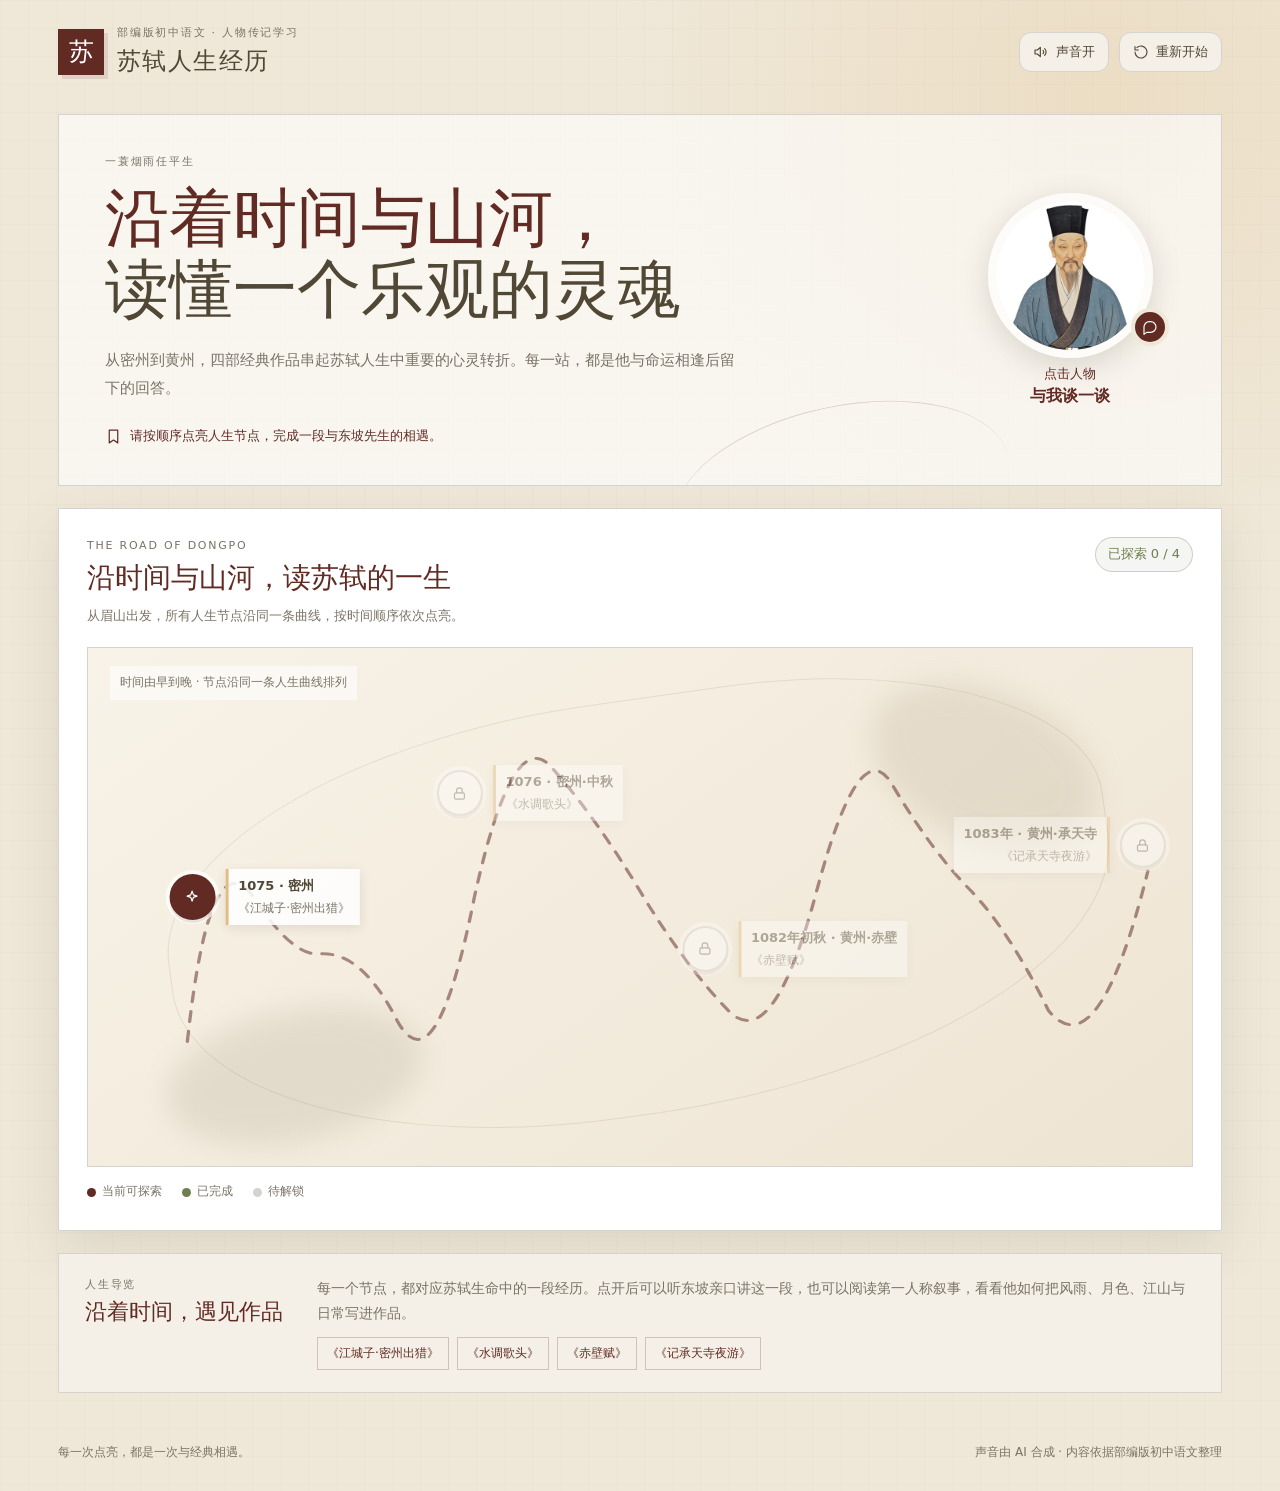
<file: index.html>
﻿<!doctype html>
<html lang="zh-CN">
<head>
<meta charset="utf-8">
<meta name="viewport" content="width=device-width, initial-scale=1">
<title>苏轼人生经历 · 时间轴对话课</title>
<meta name="description" content="部编版初中语文人物传记学习：沿时间与山河，点亮四个节点，听东坡讲他的密州与黄州。">
<meta name="theme-color" content="#EFE8D9">
<link rel="stylesheet" href="styles.css">
</head>
<body>
<div class="app-shell">

  <header class="topbar">
    <div class="brand">
      <span class="brand-mark" aria-hidden="true">苏</span>
      <div>
        <span class="eyebrow">部编版初中语文 · 人物传记学习</span>
        <h1>苏轼人生经历</h1>
      </div>
    </div>
    <div class="top-actions">
      <button class="ghost-btn" id="btnMute" type="button" aria-pressed="false">
        <svg viewBox="0 0 24 24" class="ico on" aria-hidden="true"><path d="M11 5 6.5 9H3v6h3.5L11 19V5Z"/><path d="M15 9.5a3.5 3.5 0 0 1 0 5"/><path d="M17.5 7a7 7 0 0 1 0 10"/></svg>
        <svg viewBox="0 0 24 24" class="ico off" aria-hidden="true"><path d="M11 5 6.5 9H3v6h3.5L11 19V5Z"/><path d="m16 9 4 6M20 9l-4 6"/></svg>
        <span id="muteLabel">声音开</span>
      </button>
      <button class="ghost-btn" id="btnReset" type="button">
        <svg viewBox="0 0 24 24" class="ico" aria-hidden="true"><path d="M3 12a9 9 0 1 0 3-6.7"/><path d="M3 4v5h5"/></svg>
        <span>重新开始</span>
      </button>
    </div>
  </header>

  <main class="main-wrap">

    <section class="hero">
      <div class="hero-copy">
        <span class="eyebrow">一蓑烟雨任平生</span>
        <h2>沿着时间与山河，<br><em>读懂一个乐观的灵魂</em></h2>
        <p>从密州到黄州，四部经典作品串起苏轼人生中重要的心灵转折。每一站，都是他与命运相逢后留下的回答。</p>
        <div class="hero-rule">
          <svg viewBox="0 0 24 24" aria-hidden="true"><path d="M6 3h12v18l-6-4-6 4V3Z"/></svg>
          <span>请按顺序点亮人生节点，完成一段与东坡先生的相遇。</span>
        </div>
      </div>
      <button class="su-avatar-btn" id="btnChat" type="button" aria-label="与苏轼对话">
        <img src="assets/portrait.jpg" alt="苏轼人物画像">
        <span>点击人物<br><b>与我谈一谈</b></span>
        <i aria-hidden="true">
          <svg viewBox="0 0 24 24"><path d="M21 12a8 8 0 0 1-8 8H7l-4 3V12a8 8 0 0 1 8-8h2a8 8 0 0 1 8 8Z"/></svg>
        </i>
      </button>
    </section>

    <section class="timeline-card">
      <div class="section-heading">
        <div>
          <span class="eyebrow">THE ROAD OF DONGPO</span>
          <h2>沿时间与山河，读苏轼的一生</h2>
          <p class="section-subtitle">从眉山出发，所有人生节点沿同一条曲线，按时间顺序依次点亮。</p>
        </div>
        <span class="progress-pill" id="pill">已探索 0 / 4</span>
      </div>

      <div class="map-stage" id="mapStage">
        <div class="map-wash wash-one" aria-hidden="true"></div>
        <div class="map-wash wash-two" aria-hidden="true"></div>
        <div class="direction-note">时间由早到晚 · 节点沿同一条人生曲线排列</div>
        <svg class="curved-route" viewBox="0 0 1000 520" preserveAspectRatio="none" aria-hidden="true">
          <path d="M90 395 Q110 190 150 250 Q185 310 210 307 Q248 304 280 374 Q315 445 350 250 Q385 75 420 120 Q460 170 500 244 Q540 318 580 364 Q620 410 660 244 Q700 78 730 140 Q765 205 800 244 Q835 285 870 364 Q915 425 960 224"/>
        </svg>
        <div id="nodes"></div>
      </div>

      <div class="timeline-legend">
        <span><i class="legend-dot active"></i>当前可探索</span>
        <span><i class="legend-dot done"></i>已完成</span>
        <span><i class="legend-dot locked"></i>待解锁</span>
      </div>
    </section>

    <section class="study-tip">
      <div>
        <span class="eyebrow">人生导览</span>
        <h3>沿着时间，遇见作品</h3>
      </div>
      <p>每一个节点，都对应苏轼生命中的一段经历。点开后可以听东坡亲口讲这一段，也可以阅读第一人称叙事，看看他如何把风雨、月色、江山与日常写进作品。</p>
      <div class="work-tags">
        <span>《江城子·密州出猎》</span>
        <span>《水调歌头》</span>
        <span>《赤壁赋》</span>
        <span>《记承天寺夜游》</span>
      </div>
    </section>

    <section class="life-summary" id="summary" hidden>
      <div class="summary-art">
        <img src="assets/portrait.jpg" alt="苏轼人物画像">
        <span class="summary-stamp">东坡</span>
      </div>
      <div class="summary-copy">
        <span class="eyebrow">走完这四站</span>
        <h2 id="summaryTitle">他是什么样的人？</h2>
        <div class="summary-points" id="summaryPoints"></div>
        <div class="summary-quote">
          <svg viewBox="0 0 24 24" aria-hidden="true"><path d="M4 5h16v10H8l-4 4V5Z"/></svg>
          <span>回首向来萧瑟处，归去，也无风雨也无晴。</span>
        </div>
      </div>
    </section>
  </main>

  <footer class="footer-note">
    <span>每一次点亮，都是一次与经典相遇。</span>
    <span>声音由 AI 合成 · 内容依据部编版初中语文整理</span>
  </footer>
</div>

<!-- 叙事弹窗 -->
<div class="modal-backdrop" id="storyModal" hidden>
  <div class="story-modal" role="dialog" aria-modal="true" aria-labelledby="storyTitle">
    <button class="icon-btn close-btn" id="storyClose" type="button" aria-label="关闭">
      <svg viewBox="0 0 24 24" aria-hidden="true"><path d="m6 6 12 12M18 6 6 18"/></svg>
    </button>
    <div class="story-art">
      <img src="assets/portrait.jpg" alt="苏轼人物画像">
      <span class="portrait-seal">东坡</span>
    </div>
    <div class="story-body">
      <span class="eyebrow" id="storyEyebrow"></span>
      <h2 id="storyTitle"></h2>
      <div class="story-meta" id="storyMeta"></div>
      <p class="first-person" id="storyText"></p>

      <div class="audio-row">
        <button class="play-btn" id="storyPlay" type="button" aria-label="播放东坡讲述">
          <svg class="ico play" viewBox="0 0 24 24" aria-hidden="true"><path d="M8 5v14l11-7z"/></svg>
          <svg class="ico pause" viewBox="0 0 24 24" aria-hidden="true"><path d="M8 5h3v14H8zM14 5h3v14h-3z"/></svg>
        </button>
        <div class="audio-bar" id="storyBar" role="slider" tabindex="0" aria-label="语音进度" aria-valuemin="0" aria-valuemax="100" aria-valuenow="0"><i id="storyFill"></i></div>
        <span class="audio-time" id="storyTime">0:00</span>
        <span class="audio-hint">听东坡讲这一段</span>
      </div>

      <div class="value-box">
        <span>情感态度与价值观</span>
        <p id="storyValue"></p>
      </div>
      <button class="primary-btn" id="storyNext" type="button">读完这一站，继续向前 <span aria-hidden="true">→</span></button>
    </div>
  </div>
</div>

<!-- 对话弹窗 -->
<div class="modal-backdrop" id="chatModal" hidden>
  <div class="chat-panel" role="dialog" aria-modal="true" aria-labelledby="chatTitle">
    <div class="chat-head">
      <div class="chat-person">
        <img src="assets/portrait.jpg" alt="苏轼人物画像">
        <div>
          <span class="eyebrow">东坡智能对话</span>
          <h2 id="chatTitle">与苏轼谈一谈</h2>
        </div>
      </div>
      <button class="icon-btn" id="chatClose" type="button" aria-label="关闭">
        <svg viewBox="0 0 24 24" aria-hidden="true"><path d="m6 6 12 12M18 6 6 18"/></svg>
      </button>
    </div>

    <div class="quick-prompts" id="quickPrompts"></div>

    <div class="chat-messages" id="chatLog" aria-live="polite"></div>

    <form class="chat-input" id="chatForm" autocomplete="off">
      <input id="chatInput" type="text" maxlength="60" placeholder="输入你想问苏轼的问题" aria-label="输入问题">
      <button class="primary-btn send-btn" type="submit">
        <svg viewBox="0 0 24 24" aria-hidden="true"><path d="m3 11 18-8-8 18-2-8-8-2Z"/></svg>
        <span>发送</span>
      </button>
    </form>
    <p class="chat-note">回答由预置文本合成，语音由 AI 生成；情绪困扰请及时寻求老师、家长或朋友帮助。</p>
  </div>
</div>

<audio id="fxAudio" preload="auto" hidden></audio>
<script src="data.js"></script>
<script src="app.js"></script>
</body>
</html>
</file>
<file: styles.css>
﻿/* =========================================================
   苏轼人生经历 · 时间轴对话课
   纸本 / 赭红 / 金线
   ========================================================= */

:root {
  --canvas: #EFE8D9;
  --surface: #FFFFFF;
  --surface-alt: #F4F0E7;
  --ink: #504735;
  --ink-muted: #7A7365;
  --primary: #612B24;
  --primary-deep: #5C3329;
  --highlight: #E3BC83;
  --attention: #C5533C;
  --positive: #6F7F52;
  --border: #D5D3CF;
  --shadow: 0 18px 50px rgba(80, 71, 53, .12);
  --serif: Georgia, "Songti SC", "SimSun", serif;
  --sans: ui-sans-serif, system-ui, -apple-system, "Noto Sans SC", "Microsoft YaHei", sans-serif;
}

* { box-sizing: border-box; }

body {
  margin: 0;
  background: var(--canvas);
  color: var(--ink);
  font-family: var(--sans);
  line-height: 1.6;
  -webkit-font-smoothing: antialiased;
}

h1, h2, h3, p { margin: 0; }
button { font: inherit; cursor: pointer; color: inherit; }
img { max-width: 100%; display: block; }
svg { width: 1em; height: 1em; fill: none; stroke: currentColor; stroke-width: 1.7; stroke-linecap: round; stroke-linejoin: round; }

.app-shell {
  min-height: 100dvh;
  background:
    radial-gradient(circle at 86% 6%, rgba(227, 188, 131, .24), transparent 28%),
    linear-gradient(rgba(97, 43, 36, .025) 1px, transparent 1px),
    linear-gradient(90deg, rgba(97, 43, 36, .018) 1px, transparent 1px);
  background-size: auto, 28px 28px, 28px 28px;
  background-color: var(--canvas);
}

/* ============ 顶栏 ============ */
.topbar {
  max-width: 1220px;
  margin: auto;
  padding: 24px 28px 16px;
  display: flex;
  justify-content: space-between;
  align-items: center;
  gap: 18px;
}
.brand { display: flex; align-items: center; gap: 13px; }
.brand-mark {
  display: grid;
  place-items: center;
  width: 46px; height: 46px;
  border: 1px solid var(--primary);
  background: var(--primary);
  color: var(--surface);
  font-family: var(--serif);
  font-size: 25px;
  box-shadow: 4px 4px 0 rgba(97, 43, 36, .12);
}
.brand h1 { font-family: var(--serif); font-size: 24px; font-weight: 500; letter-spacing: .06em; }
.eyebrow {
  display: block;
  color: var(--ink-muted);
  font-size: 11px;
  letter-spacing: .16em;
  text-transform: uppercase;
}

.top-actions { display: flex; align-items: center; gap: 10px; }
.ghost-btn {
  display: inline-flex;
  align-items: center;
  gap: 7px;
  min-height: 40px;
  padding: 0 13px;
  border: 1px solid var(--border);
  border-radius: 12px;
  background: var(--surface-alt);
  color: var(--ink);
  font-size: 13px;
  transition: background-color .2s, border-color .2s, color .2s;
}
.ghost-btn:hover { border-color: var(--primary); color: var(--primary); background: #fff; }
.ghost-btn .ico { width: 16px; height: 16px; }
.ghost-btn .off { display: none; }
.ghost-btn[aria-pressed="true"] .on { display: none; }
.ghost-btn[aria-pressed="true"] .off { display: block; }
.ghost-btn[aria-pressed="true"] { color: var(--ink-muted); }

.main-wrap { max-width: 1220px; margin: auto; padding: 18px 28px 40px; }

/* ============ 首屏 ============ */
.hero {
  display: flex;
  justify-content: space-between;
  align-items: center;
  gap: 24px;
  min-height: 280px;
  padding: 38px 46px;
  background: rgba(255, 255, 255, .62);
  border: 1px solid var(--border);
  position: relative;
  overflow: hidden;
}
.hero::after {
  content: "";
  position: absolute;
  right: 18%;
  bottom: -92px;
  width: 340px; height: 170px;
  border-radius: 50%;
  border-top: 1px solid rgba(97, 43, 36, .18);
  transform: rotate(-12deg);
}
.hero-copy { max-width: 720px; position: relative; z-index: 1; }
.hero h2 {
  margin-top: 12px;
  font-family: var(--serif);
  font-weight: 500;
  font-size: clamp(34px, 5vw, 66px);
  line-height: 1.12;
  color: var(--primary);
}
.hero h2 em { font-style: normal; color: var(--ink); }
.hero-copy > p {
  max-width: 630px;
  margin-top: 20px;
  font-size: 15px;
  line-height: 1.9;
  color: var(--ink-muted);
}
.hero-rule {
  display: flex;
  align-items: center;
  gap: 8px;
  margin-top: 23px;
  color: var(--primary);
  font-size: 13px;
}
.hero-rule svg { width: 17px; height: 17px; flex: none; }

.su-avatar-btn {
  position: relative;
  z-index: 1;
  width: 210px;
  min-width: 180px;
  border: 0;
  background: transparent;
  color: var(--primary);
  text-align: center;
  transition: transform .25s;
}
.su-avatar-btn:hover { transform: translateY(-3px); }
.su-avatar-btn img {
  width: 165px; height: 165px;
  margin: 0 auto;
  object-fit: cover;
  object-position: 50% 12%;
  border-radius: 50%;
  border: 8px solid rgba(255, 255, 255, .72);
  box-shadow: 0 8px 30px rgba(80, 71, 53, .18);
}
.su-avatar-btn > span {
  display: block;
  margin-top: 7px;
  font-family: var(--serif);
  font-size: 13px;
  line-height: 1.45;
}
.su-avatar-btn b { font-size: 16px; }
.su-avatar-btn i {
  position: absolute;
  right: 6px; top: 116px;
  width: 38px; height: 38px;
  border-radius: 50%;
  display: grid;
  place-items: center;
  background: var(--primary);
  color: #fff;
  border: 4px solid var(--canvas);
  animation: bubble 2.6s ease-in-out infinite;
}
.su-avatar-btn i svg { width: 16px; height: 16px; }
@keyframes bubble {
  0%, 100% { transform: translateY(0); }
  50% { transform: translateY(-4px); }
}

/* ============ 时间轴 ============ */
.timeline-card {
  margin-top: 22px;
  padding: 28px;
  background: var(--surface);
  border: 1px solid var(--border);
  box-shadow: var(--shadow);
}
.section-heading {
  display: flex;
  justify-content: space-between;
  align-items: flex-start;
  gap: 16px;
}
.section-heading h2 {
  margin-top: 5px;
  font: 500 28px var(--serif);
  color: var(--primary);
}
.section-subtitle { margin-top: 8px; color: var(--ink-muted); font-size: 13px; line-height: 1.7; }
.progress-pill {
  white-space: nowrap;
  color: var(--positive);
  font-size: 13px;
  border: 1px solid rgba(111, 127, 82, .3);
  border-radius: 20px;
  padding: 6px 12px;
  background: rgba(111, 127, 82, .07);
}

.map-stage {
  height: 520px;
  margin-top: 20px;
  position: relative;
  overflow: hidden;
  border: 1px solid var(--border);
  background: linear-gradient(145deg, #f8f3e8, #eee4d3);
}
.map-stage::before {
  content: "";
  position: absolute;
  inset: 10% 7%;
  border: 1px solid rgba(97, 43, 36, .1);
  border-radius: 48% 38% 52% 45%;
  transform: rotate(-8deg);
}
.map-wash { position: absolute; border-radius: 50%; filter: blur(14px); opacity: .16; }
.wash-one { width: 260px; height: 130px; left: 7%; bottom: 5%; background: #8c8066; transform: rotate(-12deg); }
.wash-two { width: 240px; height: 150px; right: 8%; top: 8%; background: #9b8a6b; transform: rotate(24deg); }
.direction-note {
  position: absolute;
  top: 18px; left: 22px;
  z-index: 3;
  color: var(--ink-muted);
  font-size: 12px;
  background: rgba(255, 255, 255, .58);
  padding: 7px 10px;
}
.curved-route {
  position: absolute;
  inset: 0;
  width: 100%; height: 100%;
  pointer-events: none;
  z-index: 1;
  stroke: rgba(97, 43, 36, .52);
  stroke-width: 3;
  stroke-dasharray: 10 10;
  stroke-linecap: round;
}

.node {
  position: absolute;
  transform: translate(-50%, -50%);
  z-index: 4;
  display: flex;
  align-items: center;
  gap: 10px;
  padding: 8px;
  border: 0;
  border-radius: 16px;
  background: transparent;
  color: var(--ink);
  text-align: left;
  transition: transform .2s;
}
.node:hover:not(.locked) { transform: translate(-50%, -50%) scale(1.03); }
.node-dot {
  flex: none;
  width: 46px; height: 46px;
  display: grid;
  place-items: center;
  border-radius: 50%;
  background: var(--surface);
  border: 2px solid var(--primary);
  color: var(--primary);
  font-weight: 700;
  font-size: 14px;
  box-shadow: 0 3px 0 rgba(97, 43, 36, .12), 0 0 0 4px rgba(255, 255, 255, .7);
  transition: background-color .3s, color .3s, border-color .3s;
}
.node-dot svg { width: 17px; height: 17px; }
.node-label {
  display: flex;
  flex-direction: column;
  white-space: nowrap;
  padding: 7px 10px;
  border-left: 3px solid var(--highlight);
  background: rgba(255, 255, 255, .86);
  box-shadow: 0 3px 10px rgba(80, 71, 53, .12);
}
.node-label strong { font-size: 13px; }
.node-label small { margin-top: 2px; font-size: 12px; color: var(--ink-muted); }

.node.glowing .node-dot {
  background: var(--primary);
  color: #fff;
  animation: pulse 1.6s infinite;
}
@keyframes pulse {
  0%, 100% { box-shadow: 0 0 0 0 rgba(97, 43, 36, .34); }
  50% { box-shadow: 0 0 0 14px rgba(97, 43, 36, 0); }
}
.node.done .node-dot { background: var(--positive); border-color: var(--positive); color: #fff; }
.node.locked { opacity: .42; cursor: default; }
.node.locked .node-dot { border-color: var(--border); color: var(--ink-muted); background: var(--surface); }

.timeline-legend {
  display: flex;
  flex-wrap: wrap;
  gap: 20px;
  margin-top: 15px;
  font-size: 12px;
  color: var(--ink-muted);
}
.timeline-legend span { display: flex; align-items: center; gap: 6px; }
.legend-dot { width: 9px; height: 9px; border-radius: 50%; background: var(--primary); }
.legend-dot.done { background: var(--positive); }
.legend-dot.locked { background: var(--border); }

/* ============ 学习提示 ============ */
.study-tip {
  margin-top: 22px;
  padding: 22px 26px;
  display: grid;
  grid-template-columns: 210px 1fr;
  gap: 10px 22px;
  align-items: center;
  background: var(--surface-alt);
  border: 1px solid var(--border);
}
.study-tip h3 { font: 500 22px var(--serif); color: var(--primary); margin-top: 4px; }
.study-tip p { font-size: 14px; line-height: 1.8; color: var(--ink-muted); }
.work-tags { grid-column: 2; display: flex; gap: 8px; flex-wrap: wrap; }
.work-tags span {
  font-size: 12px;
  color: var(--primary);
  border: 1px solid rgba(97, 43, 36, .24);
  padding: 6px 9px;
}

/* ============ 小结 ============ */
.life-summary[hidden] { display: none; }

.life-summary {
  margin-top: 22px;
  display: grid;
  grid-template-columns: 42% 1fr;
  background: var(--surface);
  border: 1px solid var(--border);
  box-shadow: var(--shadow);
  overflow: hidden;
  animation: rise .6s ease both;
}
@keyframes rise {
  from { opacity: 0; transform: translateY(14px); }
  to { opacity: 1; transform: none; }
}
.summary-art { position: relative; min-height: 330px; background: var(--surface-alt); }
.summary-art > img { width: 100%; height: 100%; object-fit: cover; object-position: center; }
.summary-stamp {
  position: absolute;
  right: 18px; top: 18px;
  writing-mode: vertical-rl;
  padding: 8px 6px;
  color: var(--primary);
  border: 1px solid var(--primary);
  background: rgba(255, 255, 255, .76);
  font-family: var(--serif);
  line-height: 1.45;
}
.summary-copy { padding: 32px 34px; }
.summary-copy h2 { margin-top: 7px; font: 500 32px var(--serif); color: var(--primary); }
.summary-points { margin-top: 18px; display: grid; gap: 12px; }
.summary-points > div { display: flex; gap: 9px; align-items: flex-start; font-size: 14px; line-height: 1.7; }
.summary-points svg { flex: none; margin-top: 4px; color: var(--positive); width: 16px; height: 16px; }
.summary-quote {
  display: flex;
  gap: 8px;
  align-items: flex-start;
  margin-top: 20px;
  padding: 12px 14px;
  background: var(--surface-alt);
  color: var(--primary);
  font-family: var(--serif);
  line-height: 1.7;
}
.summary-quote svg { flex: none; margin-top: 4px; width: 16px; height: 16px; }

/* ============ 页脚 ============ */
.footer-note {
  max-width: 1220px;
  margin: 0 auto;
  padding: 10px 28px 28px;
  color: var(--ink-muted);
  font-size: 12px;
  display: flex;
  justify-content: space-between;
  gap: 12px;
}

/* ============ 弹窗 ============ */
.modal-backdrop {
  position: fixed;
  inset: 0;
  z-index: 30;
  display: grid;
  place-items: center;
  padding: 20px;
  background: rgba(58, 43, 33, .48);
  animation: fade .25s ease both;
}
.modal-backdrop[hidden] { display: none; }
@keyframes fade { from { opacity: 0; } to { opacity: 1; } }

.story-modal, .chat-panel {
  position: relative;
  width: min(900px, 100%);
  max-height: 88dvh;
  overflow-y: auto;
  background: var(--surface);
  border: 1px solid var(--border);
  box-shadow: 0 22px 70px rgba(36, 26, 18, .3);
  animation: rise .35s ease both;
}
.story-modal { display: grid; grid-template-columns: 34% 1fr; }
.close-btn { position: absolute; right: 12px; top: 12px; z-index: 2; }
.icon-btn {
  width: 42px; height: 42px;
  display: grid;
  place-items: center;
  border: 0;
  border-radius: 50%;
  background: var(--surface-alt);
  color: var(--primary);
  transition: background-color .2s, color .2s;
}
.icon-btn:hover { background: var(--primary); color: #fff; }
.icon-btn svg { width: 19px; height: 19px; }

.story-art { position: relative; min-height: 460px; overflow: hidden; background: linear-gradient(145deg, #f8f3e8, #e8decc); }
.story-art > img { width: 100%; height: 100%; object-fit: cover; object-position: 50% 12%; filter: sepia(.18); }
.portrait-seal {
  position: absolute;
  left: 20px; bottom: 20px;
  writing-mode: vertical-rl;
  padding: 8px 5px;
  color: var(--primary);
  border: 1px solid var(--primary);
  background: rgba(255, 255, 255, .72);
  font-family: var(--serif);
}

.story-body { padding: 38px 34px; }
.story-body h2 { margin-top: 7px; font: 500 30px var(--serif); color: var(--primary); }
.story-meta {
  display: flex;
  flex-wrap: wrap;
  gap: 15px;
  margin-top: 14px;
  color: var(--ink-muted);
  font-size: 12px;
}
.story-meta span { display: flex; align-items: center; gap: 5px; }
.story-meta svg { width: 15px; height: 15px; }
.first-person {
  margin-top: 22px;
  font: 18px/1.9 var(--serif);
  color: var(--ink);
}

.audio-row {
  display: flex;
  align-items: center;
  gap: 10px;
  margin-top: 20px;
  padding: 10px 12px;
  border: 1px solid var(--border);
  background: var(--surface-alt);
}
.play-btn {
  flex: none;
  width: 36px; height: 36px;
  display: grid;
  place-items: center;
  border: 1px solid var(--primary);
  border-radius: 50%;
  background: var(--primary);
  color: #fff;
  transition: filter .2s;
}
.play-btn:hover { filter: brightness(1.12); }
.play-btn svg { width: 15px; height: 15px; fill: currentColor; stroke: none; }
.play-btn .pause { display: none; }
.play-btn.playing .play { display: none; }
.play-btn.playing .pause { display: block; }
.audio-bar { flex: 1; height: 4px; border-radius: 99px; background: rgba(97, 43, 36, .16); cursor: pointer; position: relative; }
.audio-bar i { position: absolute; inset: 0 auto 0 0; width: 0; border-radius: 99px; background: var(--primary); }
.audio-bar:focus-visible { outline: 2px solid var(--primary); outline-offset: 4px; }
.audio-time { flex: none; font-size: 11px; color: var(--ink-muted); font-variant-numeric: tabular-nums; }
.audio-hint { flex: none; font-size: 11px; color: var(--ink-muted); }

.value-box {
  margin-top: 18px;
  padding: 14px 16px;
  border-left: 3px solid var(--highlight);
  background: var(--surface-alt);
}
.value-box span { font-size: 12px; font-weight: 700; color: var(--primary); }
.value-box p { margin-top: 5px; font-size: 14px; line-height: 1.8; }

.primary-btn {
  display: inline-flex;
  align-items: center;
  justify-content: center;
  gap: 8px;
  min-height: 44px;
  padding: 0 16px;
  border: 0;
  border-radius: 12px;
  background: var(--primary);
  color: #fff;
  font-size: 14px;
  transition: filter .2s, transform .12s;
}
.primary-btn:hover { filter: brightness(1.1); }
.primary-btn:active { transform: translateY(1px); }
.story-body .primary-btn { margin-top: 22px; }

/* ============ 对话 ============ */
.chat-panel { width: min(720px, 100%); padding: 20px; }
.chat-head { display: flex; align-items: center; justify-content: space-between; gap: 12px; }
.chat-person { display: flex; align-items: center; gap: 12px; }
.chat-person img {
  width: 62px; height: 62px;
  object-fit: cover;
  object-position: 50% 12%;
  border-radius: 50%;
  border: 3px solid var(--highlight);
}
.chat-head h2 { font: 500 24px var(--serif); color: var(--primary); margin-top: 3px; }

.quick-prompts { display: flex; flex-wrap: wrap; gap: 7px; margin: 18px 0; }
.quick-prompts button {
  padding: 8px 11px;
  border: 1px solid var(--border);
  border-radius: 18px;
  background: var(--surface-alt);
  color: var(--primary);
  font-size: 12px;
  text-align: left;
  transition: border-color .2s, background-color .2s;
}
.quick-prompts button:hover { border-color: var(--primary); background: #fff; }

.chat-messages {
  height: 340px;
  overflow-y: auto;
  padding: 16px;
  background: var(--surface-alt);
  scrollbar-width: thin;
}
.message { display: flex; gap: 9px; align-items: flex-start; margin: 12px 0; }
.message.user { flex-direction: row-reverse; }
.message-avatar {
  width: 28px; height: 28px;
  flex: none;
  display: grid;
  place-items: center;
  border-radius: 50%;
  background: var(--primary);
  color: #fff;
  font-size: 12px;
  font-family: var(--serif);
}
.message.user .message-avatar { background: var(--highlight); color: var(--ink); }
.message p {
  max-width: 78%;
  padding: 10px 12px;
  background: var(--surface);
  font-size: 14px;
  line-height: 1.7;
  border-radius: 2px;
}
.message.user p { background: var(--primary); color: #fff; }
.message.assistant p { border-left: 2px solid var(--highlight); }
.typing::after { content: "……"; color: var(--ink-muted); }

.chat-input { display: flex; gap: 8px; margin-top: 12px; }
.chat-input input {
  flex: 1;
  min-width: 0;
  min-height: 44px;
  padding: 0 13px;
  border: 1px solid var(--border);
  background: #fff;
  color: var(--ink);
  font-size: 15px;
  outline: none;
}
.chat-input input:focus { border-color: var(--primary); }
.send-btn { margin: 0; flex: none; }
.send-btn svg { width: 17px; height: 17px; }
.send-btn:disabled { opacity: .5; cursor: default; }
.chat-note { margin-top: 10px; font-size: 11px; color: var(--ink-muted); line-height: 1.6; }

/* ============ 响应式 ============ */
@media (max-width: 900px) {
  .hero { flex-direction: column; align-items: flex-start; padding: 28px 22px; }
  .su-avatar-btn { align-self: center; }
}

@media (max-width: 760px) {
  .topbar, .main-wrap { padding-left: 16px; padding-right: 16px; }
  .topbar { align-items: flex-start; }
  .top-actions { flex-direction: column; align-items: flex-end; }
  .ghost-btn { min-height: 44px; }
  .hero h2 { font-size: 39px; }
  .su-avatar-btn { width: 125px; min-width: 115px; }
  .su-avatar-btn img { width: 105px; height: 105px; }
  .su-avatar-btn i { top: 72px; right: 0; }
  .su-avatar-btn > span { font-size: 11px; }

  .map-stage { height: 610px; }
  .node { transform: translate(-50%, -50%) scale(.92); transform-origin: center; }
  .node-label { max-width: 125px; white-space: normal; }

  .study-tip { grid-template-columns: 1fr; }
  .work-tags { grid-column: 1; }

  .story-modal { grid-template-columns: 1fr; }
  .story-art { min-height: 0; height: 230px; }
  .story-body { padding: 27px 22px; }

  .life-summary { grid-template-columns: 1fr; }
  .summary-art { min-height: 240px; }
  .summary-copy { padding: 24px 22px; }

  .footer-note { flex-direction: column; padding: 10px 16px 22px; }
  .chat-panel { padding: 14px; }
  .chat-messages { height: 330px; }
  .send-btn span { display: none; }
}

@media (prefers-reduced-motion: reduce) {
  *, *::before, *::after {
    animation-duration: .001ms !important;
    transition-duration: .001ms !important;
  }
}

.node.reverse { flex-direction: row-reverse; text-align: right; }
.node.reverse .node-label {
  border-left: 0;
  border-right: 3px solid var(--highlight);
}
</file>
